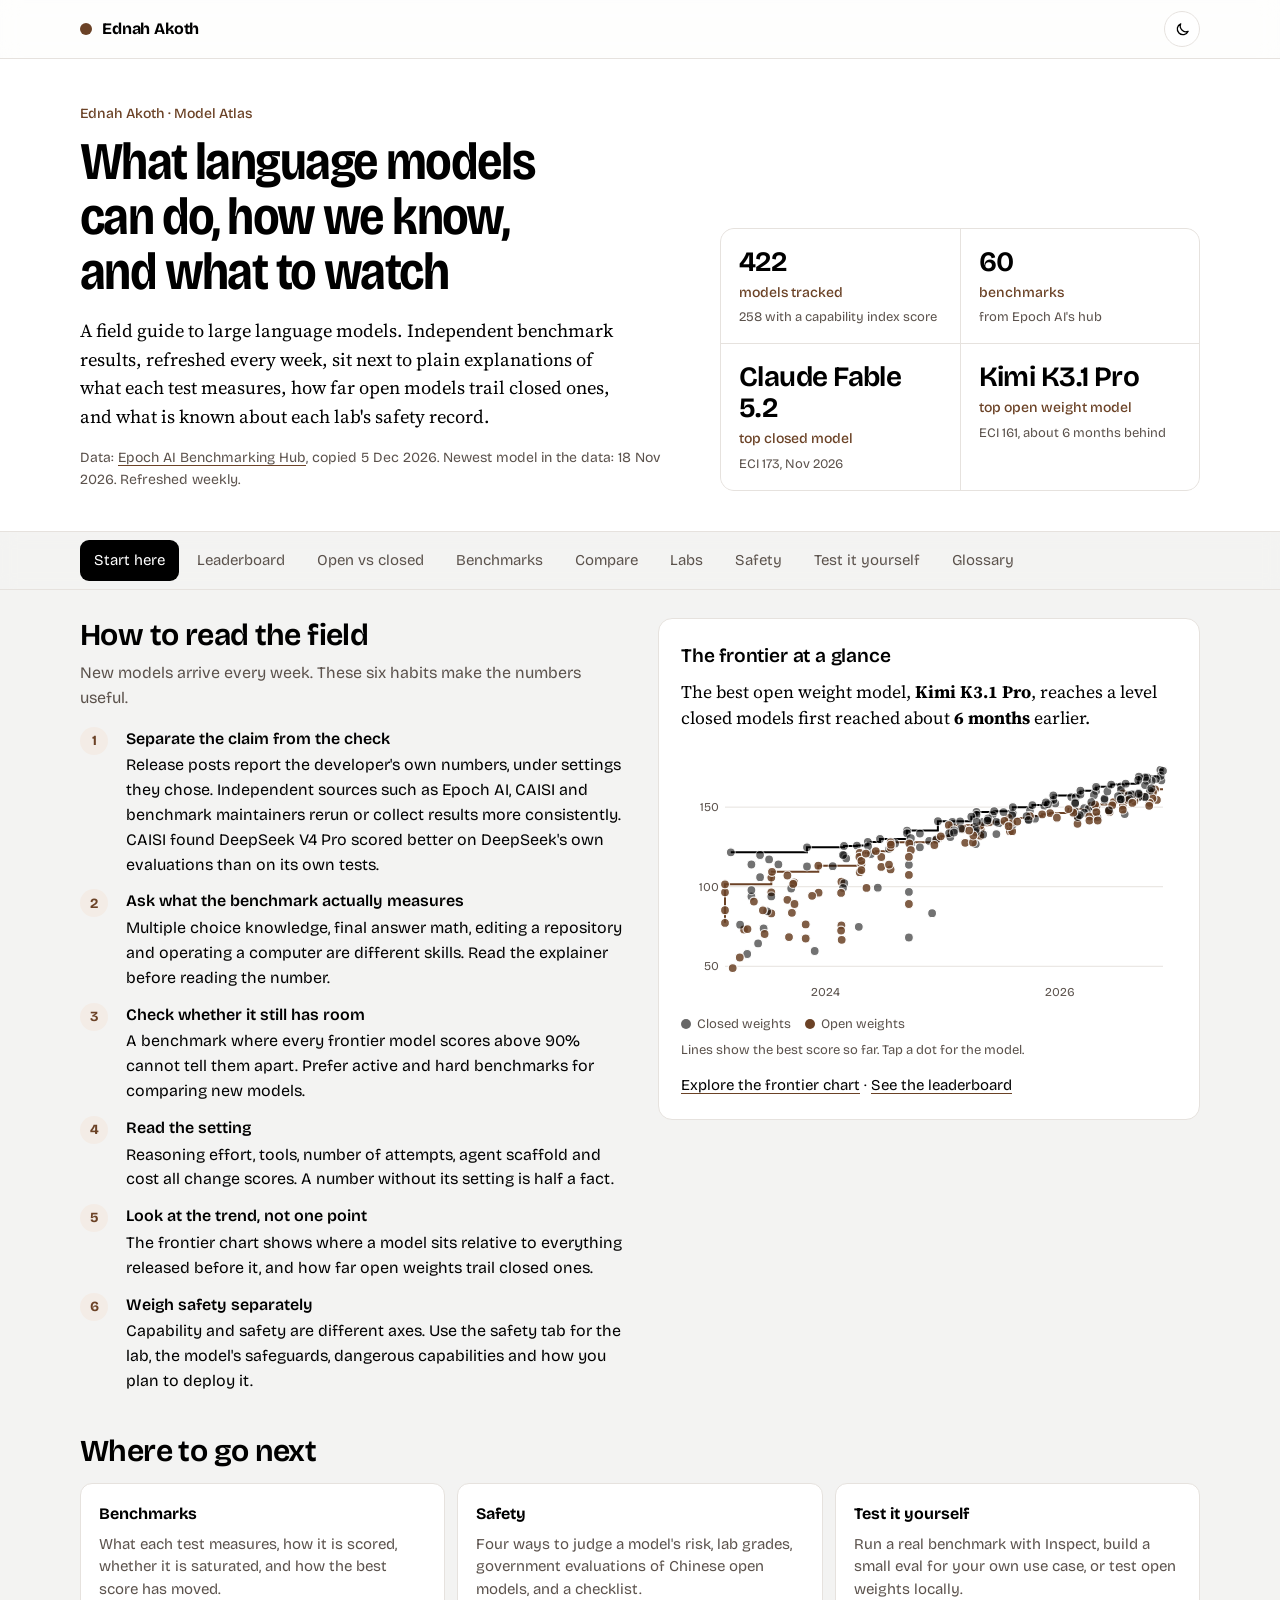
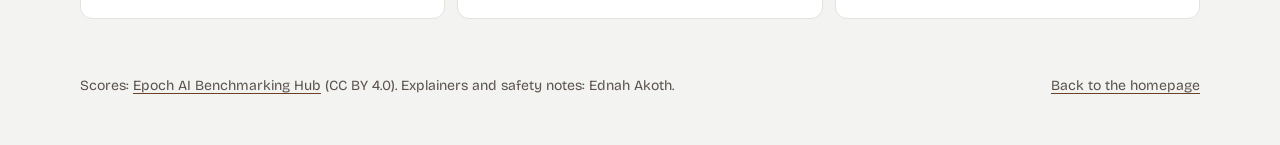
<file: atlas.html>
<!doctype html>
<html lang="en">
<head>
  <meta charset="utf-8">
  <meta name="viewport" content="width=device-width, initial-scale=1">
  <title>Model Atlas | Ednah Akoth</title>
  <meta name="description" content="An explainer and tracker for large language models: independent benchmark results, what each benchmark measures, how labs compare on safety, and how to test models yourself.">
  <meta name="color-scheme" content="light dark">
  <script>try{var t=localStorage.getItem("theme");if(t==="light"||t==="dark")document.documentElement.dataset.theme=t;}catch(e){}</script>
  <link rel="icon" href="data:image/svg+xml,%3Csvg xmlns='http://www.w3.org/2000/svg' viewBox='0 0 32 32'%3E%3Ccircle cx='16' cy='16' r='12' fill='%236b4226'/%3E%3C/svg%3E">
  <link rel="preconnect" href="https://fonts.googleapis.com">
  <link rel="preconnect" href="https://fonts.gstatic.com" crossorigin>
  <link href="https://fonts.googleapis.com/css2?family=Bricolage+Grotesque:opsz,wdth,wght@12..96,75..100,400..700&family=Source+Serif+4:ital,opsz,wght@0,8..60,400..600;1,8..60,400&display=swap" rel="stylesheet">
  <link rel="stylesheet" href="style.css?v=5">
  <link rel="stylesheet" href="atlas.css?v=1">
</head>
<body class="atlas">
  <header class="bar">
    <div class="shell bar-inner">
      <a class="mark" href="./"><span class="mark-dot" aria-hidden="true"></span>Ednah Akoth</a>
      <button class="theme-toggle" type="button" aria-label="Switch to dark mode" data-theme-toggle>
        <svg class="icon-moon" viewBox="0 0 24 24" aria-hidden="true"><path d="M20 14.5A8 8 0 0 1 9.5 4a8 8 0 1 0 10.5 10.5Z"/></svg>
        <svg class="icon-sun" viewBox="0 0 24 24" aria-hidden="true"><circle cx="12" cy="12" r="4"/><path d="M12 2v2M12 20v2M4.9 4.9l1.4 1.4M17.7 17.7l1.4 1.4M2 12h2M20 12h2M4.9 19.1l1.4-1.4M17.7 6.3l1.4-1.4"/></svg>
      </button>
    </div>
  </header>

  <section class="hero">
    <div class="shell hero-inner">
      <div class="hero-text">
        <p class="kicker"><a href="./">Ednah Akoth</a> · Model Atlas</p>
        <h1>What language models can do, how we know, and what to watch</h1>
        <p class="lead">A field guide to large language models. Independent benchmark results, refreshed every week, sit next to plain explanations of what each test measures, how far open models trail closed ones, and what is known about each lab's safety record.</p>
        <p class="source-line" id="source-line">Loading benchmark data from Epoch AI…</p>
      </div>
      <div class="hero-stats" id="hero-stats" aria-live="polite"></div>
    </div>
  </section>

  <nav class="atlas-tabs" aria-label="Atlas sections">
    <div class="shell tab-row">
      <a href="#start" data-view="start">Start here</a>
      <a href="#board" data-view="board">Leaderboard</a>
      <a href="#frontier" data-view="frontier">Open vs closed</a>
      <a href="#benchmarks" data-view="benchmarks">Benchmarks</a>
      <a href="#compare" data-view="compare">Compare</a>
      <a href="#labs" data-view="labs">Labs</a>
      <a href="#safety" data-view="safety">Safety</a>
      <a href="#howto" data-view="howto">Test it yourself</a>
      <a href="#glossary" data-view="glossary">Glossary</a>
    </div>
  </nav>

  <main class="shell atlas-main" id="atlas-main">
    <section class="view" data-view="start" id="view-start"></section>
    <section class="view" data-view="board" id="view-board" hidden></section>
    <section class="view" data-view="frontier" id="view-frontier" hidden></section>
    <section class="view" data-view="benchmarks" id="view-benchmarks" hidden></section>
    <section class="view" data-view="compare" id="view-compare" hidden></section>
    <section class="view" data-view="labs" id="view-labs" hidden></section>
    <section class="view" data-view="safety" id="view-safety" hidden></section>
    <section class="view" data-view="howto" id="view-howto" hidden></section>
    <section class="view" data-view="glossary" id="view-glossary" hidden></section>
  </main>

  <dialog class="drawer" id="model-drawer" aria-labelledby="drawer-title">
    <div class="drawer-inner" id="drawer-body"></div>
  </dialog>
  <div class="tip" id="tip" role="status" hidden></div>

  <footer class="foot">
    <div class="shell foot-inner">
      <span>Scores: <a href="https://epoch.ai/benchmarks">Epoch AI Benchmarking Hub</a> (CC BY 4.0). Explainers and safety notes: Ednah Akoth.</span>
      <a href="./">Back to the homepage</a>
    </div>
  </footer>

  <script src="main.js?v=5"></script>
  <script src="atlas-content.js?v=1"></script>
  <script src="atlas.js?v=1"></script>
</body>
</html>
</file>
<file: style.css>
/* Ednah Akoth: site styles
   Colors: black, white, brown. Change them here and everything follows. */

:root {
  --canvas: #f3f3f2;
  --surface: #ffffff;
  --ink: #000000;
  --mute: #5b524c;
  --brown: #6b4226;
  --brown-soft: #f3ece6;
  --rule: #e6e2de;

  --sans: "Bricolage Grotesque", "Helvetica Neue", Arial, sans-serif;
  --serif: "Source Serif 4", Georgia, serif;

  --gutter: clamp(16px, 4vw, 40px);
  --max: 1200px;
  --radius: 14px;
  color-scheme: light;
}

/* Dark palette: used when the visitor picks dark, or when their system is dark and they have not picked */
:root[data-theme="dark"] {
  --canvas: #000000;
  --surface: #131110;
  --ink: #ffffff;
  --mute: #a99e96;
  --brown: #c99a6e;
  --brown-soft: #22190f;
  --rule: #2b2520;
  color-scheme: dark;
}
@media (prefers-color-scheme: dark) {
  :root:not([data-theme="light"]) {
    --canvas: #000000;
    --surface: #131110;
    --ink: #ffffff;
    --mute: #a99e96;
    --brown: #c99a6e;
    --brown-soft: #22190f;
    --rule: #2b2520;
    color-scheme: dark;
  }
}

*,
*::before,
*::after { box-sizing: border-box; }

html { -webkit-text-size-adjust: 100%; scroll-padding-top: 80px; }

body {
  margin: 0;
  background: var(--canvas);
  color: var(--ink);
  font-family: var(--sans);
  font-size: 16px;
  line-height: 1.55;
  font-optical-sizing: auto;
  -webkit-font-smoothing: antialiased;
}

::selection { background: var(--brown); color: var(--surface); }

a { color: inherit; text-decoration-color: var(--brown); text-underline-offset: 0.2em; text-decoration-thickness: 1px; }
a:hover { color: var(--brown); }
:focus-visible { outline: 2px solid var(--brown); outline-offset: 3px; border-radius: 4px; }
.visually-hidden { position: absolute; width: 1px; height: 1px; overflow: hidden; clip: rect(0 0 0 0); white-space: nowrap; }

.shell { max-width: var(--max); margin: 0 auto; padding: 0 var(--gutter); }

/* Top bar */
.bar {
  position: sticky; top: 0; z-index: 20;
  background: color-mix(in srgb, var(--surface) 85%, transparent);
  backdrop-filter: saturate(140%) blur(10px);
  -webkit-backdrop-filter: saturate(140%) blur(10px);
  border-bottom: 1px solid var(--rule);
}
.bar-inner { display: flex; align-items: center; justify-content: space-between; height: 58px; }
.mark { font-weight: 700; letter-spacing: -0.01em; text-decoration: none; display: inline-flex; align-items: center; gap: 10px; }
.mark-dot { width: 12px; height: 12px; background: var(--brown); border-radius: 50%; }
.theme-toggle {
  display: inline-grid; place-items: center; width: 36px; height: 36px; padding: 0;
  border: 1px solid var(--rule); border-radius: 50%; background: var(--surface); color: var(--ink); cursor: pointer;
}
.theme-toggle:hover { border-color: var(--brown); color: var(--brown); }
.theme-toggle svg { width: 17px; height: 17px; fill: none; stroke: currentColor; stroke-width: 1.8; stroke-linecap: round; stroke-linejoin: round; }
.theme-toggle .icon-sun { display: none; }
:root[data-theme="dark"] .theme-toggle .icon-sun { display: block; }
:root[data-theme="dark"] .theme-toggle .icon-moon { display: none; }
@media (prefers-color-scheme: dark) {
  :root:not([data-theme="light"]) .theme-toggle .icon-sun { display: block; }
  :root:not([data-theme="light"]) .theme-toggle .icon-moon { display: none; }
}

/* Two column layout: profile card and main panel */
.layout { display: grid; grid-template-columns: 300px minmax(0, 1fr); gap: 28px; align-items: start; padding-top: 28px; padding-bottom: 48px; }

/* Profile card */
.profile {
  position: sticky; top: 82px;
  background: var(--surface); border: 1px solid var(--rule); border-radius: var(--radius);
  padding: 28px 24px 24px; text-align: center;
}
.portrait {
  position: relative; width: 132px; height: 132px; margin: 0 auto 18px; border-radius: 50%; overflow: hidden;
  background: var(--brown-soft); box-shadow: 0 0 0 4px var(--surface), 0 0 0 5px var(--rule);
}
.portrait img { position: absolute; inset: 0; width: 100%; height: 100%; object-fit: cover; }
.portrait-fallback { position: absolute; inset: 0; display: grid; place-items: center; font-size: 2.4rem; font-weight: 600; letter-spacing: -0.03em; color: var(--brown); }
.profile-name { margin: 0; font-size: 1.5rem; line-height: 1.15; letter-spacing: -0.02em; font-weight: 600; }
.profile-role { margin: 10px 0 0; font-weight: 500; }
.profile-org { margin: 2px 0 0; color: var(--mute); font-size: 15px; }

.contact { list-style: none; margin: 22px 0 0; padding: 18px 0 0; border-top: 1px dashed var(--rule); display: grid; gap: 10px; text-align: left; }
.contact li { display: flex; align-items: center; gap: 12px; font-size: 15px; min-width: 0; }
.contact a { overflow-wrap: anywhere; }
.chip-icon { flex: none; display: grid; place-items: center; width: 30px; height: 30px; border-radius: 50%; background: var(--brown-soft); color: var(--brown); }
.chip-icon svg { width: 15px; height: 15px; fill: none; stroke: currentColor; stroke-width: 1.8; stroke-linecap: round; stroke-linejoin: round; }

.interests { margin-top: 20px; padding-top: 18px; border-top: 1px dashed var(--rule); text-align: left; }
.interests h2 { margin: 0 0 10px; font-size: 14px; font-weight: 600; color: var(--mute); }
.interests ul { list-style: none; margin: 0; padding: 0; display: flex; flex-wrap: wrap; gap: 6px; }
.interests li { font-size: 13px; padding: 4px 10px; border-radius: 999px; background: var(--brown-soft); color: var(--brown); }

/* Tabs */
.tabs {
  display: flex; gap: 4px; overflow-x: auto; scrollbar-width: none;
  background: var(--surface); border: 1px solid var(--rule); border-radius: var(--radius);
  padding: 6px; margin-bottom: 16px;
}
.tabs::-webkit-scrollbar { display: none; }
.tabs a { flex: none; padding: 8px 14px; border-radius: 9px; text-decoration: none; color: var(--mute); font-size: 15px; white-space: nowrap; }
.tabs a:hover { color: var(--ink); background: var(--canvas); }
.tabs a[aria-current="page"] { background: var(--ink); color: var(--surface); }

/* Panels */
.panel { background: var(--surface); border: 1px solid var(--rule); border-radius: var(--radius); padding: clamp(20px, 3vw, 32px); }
.panel[hidden] { display: none; }
.panel-head { display: flex; flex-wrap: wrap; align-items: center; justify-content: space-between; gap: 12px 20px; margin-bottom: 18px; }
.panel-head .panel-title { margin: 0; }
.panel-title { margin: 0 0 18px; font-size: 1.35rem; letter-spacing: -0.02em; font-weight: 600; }
.panel-title.sub { margin-top: 36px; }
.panel-title .count { color: var(--mute); font-weight: 400; font-size: 1rem; margin-left: 4px; }
.panel-intro { margin: -8px 0 22px; color: var(--mute); max-width: 62ch; }

.prose { max-width: 66ch; }
.prose p { margin: 0 0 1em; font-size: 1.06rem; line-height: 1.65; }
.prose .lead { font-size: clamp(1.2rem, 1.8vw, 1.4rem); line-height: 1.4; letter-spacing: -0.01em; }

.glance { display: grid; grid-template-columns: repeat(3, minmax(0, 1fr)); gap: 10px; margin-top: 26px; }
.glance-item { display: grid; gap: 4px; padding: 14px 16px; border: 1px solid var(--rule); border-radius: 10px; text-decoration: none; }
.glance-item:hover { border-color: var(--brown); color: inherit; }
.glance-label { font-size: 13px; color: var(--brown); font-weight: 500; }
.glance-text { font-size: 15px; line-height: 1.4; }

/* Cards: publications, blog, research */
.cards { list-style: none; margin: 0; padding: 0; display: grid; gap: 12px; }
.card {
  position: relative; padding: 18px 20px 18px 22px;
  border: 1px solid var(--rule); border-radius: 10px; background: var(--surface);
}
.card::before { content: ""; position: absolute; left: -1px; top: 14px; bottom: 14px; width: 3px; border-radius: 0 3px 3px 0; background: var(--brown); }
.card:target { border-color: var(--brown); }
.card-kind { margin: 0 0 6px; font-size: 13px; color: var(--brown); font-weight: 500; display: flex; flex-wrap: wrap; gap: 6px 12px; align-items: center; }
.card-when { color: var(--mute); font-weight: 400; }
.status { font-size: 12.5px; padding: 2px 9px; border-radius: 999px; background: var(--brown-soft); color: var(--brown); font-weight: 500; }
.card-title { margin: 0; font-size: 1.12rem; line-height: 1.35; letter-spacing: -0.01em; font-weight: 600; }
.card-title a { text-decoration: none; }
.card-title a:hover { text-decoration: underline; }
.card-meta { margin: 6px 0 0; color: var(--mute); font-size: 15px; display: flex; align-items: center; gap: 8px; }
.card-meta svg { width: 15px; height: 15px; flex: none; fill: none; stroke: var(--brown); stroke-width: 1.8; stroke-linecap: round; stroke-linejoin: round; }
.card-meta strong { color: var(--ink); font-weight: 500; }
.card-text { margin: 10px 0 0; color: var(--mute); line-height: 1.6; max-width: 72ch; }
.tags { display: flex; flex-wrap: wrap; gap: 6px; margin: 12px 0 0; }
.actions { display: flex; flex-wrap: wrap; gap: 6px 18px; margin: 14px 0 0; padding: 12px 0 0; border-top: 1px dashed var(--rule); font-size: 14px; list-style: none; }
.actions a { display: inline-flex; align-items: center; gap: 6px; text-decoration: none; font-weight: 500; }
.actions a:hover { text-decoration: underline; }
.actions svg { width: 15px; height: 15px; fill: none; stroke: currentColor; stroke-width: 1.8; stroke-linecap: round; stroke-linejoin: round; }
.actions .sec { color: var(--mute); }

.tag {
  font: inherit; font-size: 13.5px; line-height: 1; padding: 7px 12px; border-radius: 999px;
  border: 1px solid var(--rule); background: transparent; color: var(--ink); cursor: pointer;
}
.tag:hover { border-color: var(--brown); }
.tag[aria-pressed="true"] { background: var(--brown); border-color: var(--brown); color: var(--surface); }
span.tag { cursor: default; padding: 4px 10px; font-size: 12.5px; color: var(--mute); display: inline-block; }
span.tag:hover { border-color: var(--rule); }

.filters { display: flex; flex-wrap: wrap; gap: 8px; margin: 0 0 16px; padding: 0; list-style: none; }
.filters:empty { display: none; }
a.card-link { display: block; text-decoration: none; color: inherit; }
a.card-link:hover .card-title { color: var(--brown); }
.empty { color: var(--mute); margin: 0; }

.search { display: flex; align-items: center; gap: 8px; padding: 0 12px; height: 38px; border: 1px solid var(--rule); border-radius: 9px; background: var(--canvas); min-width: 220px; }
.search:focus-within { border-color: var(--brown); }
.search svg { width: 16px; height: 16px; flex: none; fill: none; stroke: var(--mute); stroke-width: 1.8; stroke-linecap: round; }
.search input { flex: 1; min-width: 0; border: 0; background: transparent; color: var(--ink); font: inherit; font-size: 15px; outline: none; }

/* Questions */
.questions { display: grid; gap: 28px; }
.q-group h3 { margin: 0 0 10px; font-size: 1rem; font-weight: 600; color: var(--brown); }
.q-group ul { list-style: none; margin: 0; padding: 0; display: grid; gap: 8px; }
.q-group li { padding: 12px 16px 12px 40px; border: 1px solid var(--rule); border-radius: 10px; position: relative; line-height: 1.5; }
.q-group li::before { content: "?"; position: absolute; left: 14px; top: 11px; width: 18px; height: 18px; border-radius: 50%; background: var(--brown-soft); color: var(--brown); font-size: 12px; font-weight: 700; display: grid; place-items: center; }

/* Timeline */
.timeline { list-style: none; margin: 0; padding: 0; position: relative; }
.tl-item { display: grid; grid-template-columns: 130px minmax(0, 1fr); gap: 4px 24px; padding: 0 0 26px; position: relative; }
.tl-item:last-child { padding-bottom: 0; }
.tl-item > div { position: relative; padding-left: 22px; border-left: 1px solid var(--rule); }
.tl-item > div::before { content: ""; position: absolute; left: -5px; top: 7px; width: 9px; height: 9px; border-radius: 50%; background: var(--brown); box-shadow: 0 0 0 3px var(--surface); }
.tl-date { color: var(--mute); font-size: 14px; padding-top: 1px; font-variant-numeric: tabular-nums; }
.tl-title { margin: 0; font-size: 1.05rem; font-weight: 600; line-height: 1.35; }
.tl-org { margin: 2px 0 0; color: var(--mute); }
.tl-points { margin: 10px 0 0; padding-left: 1.1em; }
.tl-points li { margin: 0 0 6px; color: var(--mute); }
.tl-points li::marker { color: var(--brown); }
.tl-note { margin: 6px 0 0; color: var(--mute); font-size: 14px; }

/* Footer */
.foot { padding: 0 0 48px; color: var(--mute); font-size: 14px; }
.foot-inner { display: flex; justify-content: space-between; flex-wrap: wrap; gap: 12px; }

/* Article page */
.article-shell { max-width: 820px; margin: 0 auto; padding: 28px var(--gutter) 56px; }
.article { background: var(--surface); border: 1px solid var(--rule); border-radius: var(--radius); padding: clamp(22px, 5vw, 56px); }
.article-head { margin: 0 0 32px; }
.back { font-size: 14px; color: var(--mute); text-decoration: none; display: inline-flex; align-items: center; gap: 6px; }
.back:hover { color: var(--brown); }
.article-title { font-size: clamp(1.8rem, 4.2vw, 2.9rem); line-height: 1.06; letter-spacing: -0.03em; font-weight: 600; margin: 20px 0 16px; font-variation-settings: "wdth" 90; }
.article-meta { display: flex; flex-wrap: wrap; align-items: center; gap: 8px 12px; color: var(--mute); font-size: 14px; }
.article-meta .post-tags { display: flex; flex-wrap: wrap; gap: 6px; }
.related { margin: 0 0 32px; padding: 16px 18px; background: var(--brown-soft); border-radius: 10px; font-size: 15px; }
.related p { margin: 0 0 6px; color: var(--mute); }
.related ul { margin: 0; padding: 0; list-style: none; display: grid; gap: 6px; }
.related a { font-weight: 600; }
.article-body { font-family: var(--serif); font-size: 1.12rem; line-height: 1.72; }
.article-body h2, .article-body h3 { font-family: var(--sans); letter-spacing: -0.015em; line-height: 1.2; margin: 2em 0 0.6em; }
.article-body h2 { font-size: 1.5rem; }
.article-body h3 { font-size: 1.2rem; }
.article-body > :first-child { margin-top: 0; }
.article-body p, .article-body ul, .article-body ol { margin: 0 0 1.1em; }
.article-body blockquote { margin: 1.5em 0; padding-left: 20px; border-left: 3px solid var(--brown); color: var(--mute); }
.article-body img { max-width: 100%; height: auto; }
.article-body code { font-size: 0.88em; background: var(--brown-soft); padding: 2px 5px; border-radius: 3px; }
.article-body pre { background: var(--brown-soft); padding: 16px; overflow-x: auto; border-radius: 8px; font-size: 0.85em; line-height: 1.5; }
.article-body pre code { background: none; padding: 0; }
.article-body table { border-collapse: collapse; width: 100%; font-family: var(--sans); font-size: 0.9rem; margin: 1.4em 0; display: block; overflow-x: auto; }
.article-body th, .article-body td { border-bottom: 1px solid var(--rule); padding: 8px 10px; text-align: left; vertical-align: top; }
.article-body hr { border: 0; border-top: 1px solid var(--rule); margin: 2.4em 0; }

/* Comments under a post */
.comments { margin-top: 20px; background: var(--surface); border: 1px solid var(--rule); border-radius: var(--radius); padding: clamp(22px, 5vw, 56px); }
.comments[hidden] { display: none; }
.comments-title { margin: 0; font-size: 1.35rem; letter-spacing: -0.02em; font-weight: 600; }
.comments-note { margin: 6px 0 22px; color: var(--mute); font-size: 14px; }

/* One entrance, on page load only */
@media (prefers-reduced-motion: no-preference) {
  .profile, .main { animation: rise 0.6s cubic-bezier(0.2, 0.7, 0.2, 1) both; }
  .main { animation-delay: 0.08s; }
  @keyframes rise { from { opacity: 0; transform: translateY(10px); } to { opacity: 1; transform: none; } }
}

/* Smaller screens */
@media (max-width: 900px) {
  .layout { grid-template-columns: minmax(0, 1fr); gap: 16px; padding-top: 16px; }
  .profile { position: static; display: grid; grid-template-columns: 96px minmax(0, 1fr); gap: 0 18px; text-align: left; padding: 20px; }
  .portrait { width: 96px; height: 96px; margin: 0; grid-row: span 3; }
  .portrait-fallback { font-size: 1.8rem; }
  .profile-name { font-size: 1.3rem; align-self: end; }
  .contact, .interests { grid-column: 1 / -1; }
  .contact { grid-template-columns: repeat(2, minmax(0, 1fr)); }
  .tabs { position: sticky; top: 66px; z-index: 10; }
  .glance { grid-template-columns: 1fr; }
}
@media (max-width: 560px) {
  .contact { grid-template-columns: 1fr; }
  .search { min-width: 0; width: 100%; }
  .tl-item { grid-template-columns: 1fr; }
  .tl-date { padding-left: 23px; border-left: 1px solid var(--rule); padding-bottom: 2px; }
}
</file>
<file: atlas.css>
/* Model Atlas styles. Builds on style.css tokens (--canvas, --surface, --ink, --mute, --brown, --brown-soft, --rule). */

.atlas { --open: var(--brown); --closed: var(--ink); }
.atlas a { text-underline-offset: 0.18em; }

/* Hero */
.hero { background: var(--surface); border-bottom: 1px solid var(--rule); }
.hero-inner { display: grid; grid-template-columns: minmax(0, 1.25fr) minmax(0, 1fr); gap: 40px; padding-top: 44px; padding-bottom: 40px; align-items: end; }
.kicker { margin: 0 0 10px; font-size: 14px; color: var(--brown); font-weight: 500; }
.kicker a { text-decoration: none; }
.hero h1 { margin: 0; font-size: clamp(2rem, 4.4vw, 3.3rem); line-height: 1.04; letter-spacing: -0.03em; font-weight: 650; font-variation-settings: "wdth" 88; text-wrap: balance; }
.hero .lead { margin: 18px 0 0; font-family: var(--serif); font-size: 1.15rem; line-height: 1.55; max-width: 60ch; }
.source-line { margin: 16px 0 0; font-size: 14px; color: var(--mute); }
.hero-stats { display: grid; grid-template-columns: repeat(2, minmax(0, 1fr)); gap: 1px; background: var(--rule); border: 1px solid var(--rule); border-radius: var(--radius); overflow: hidden; }
.stat { background: var(--surface); padding: 18px 18px 16px; display: grid; gap: 4px; align-content: start; }
.stat-v { font-size: clamp(1.25rem, 2.2vw, 1.75rem); font-weight: 650; letter-spacing: -0.02em; line-height: 1.1; overflow-wrap: anywhere; }
.stat-k { font-size: 14px; color: var(--brown); font-weight: 500; }
.stat-s { font-size: 13px; color: var(--mute); }

/* Tabs */
.atlas-tabs { position: sticky; top: 58px; z-index: 15; background: color-mix(in srgb, var(--canvas) 92%, transparent); backdrop-filter: blur(8px); -webkit-backdrop-filter: blur(8px); border-bottom: 1px solid var(--rule); }
.tab-row { display: flex; gap: 4px; overflow-x: auto; scrollbar-width: none; padding-top: 8px; padding-bottom: 8px; }
.tab-row::-webkit-scrollbar { display: none; }
.tab-row a { flex: none; padding: 9px 14px; border-radius: 9px; text-decoration: none; color: var(--mute); font-size: 15px; white-space: nowrap; }
.tab-row a:hover { color: var(--ink); background: var(--surface); }
.tab-row a[aria-current="page"] { background: var(--ink); color: var(--surface); }

.atlas-main { padding-top: 28px; padding-bottom: 56px; }
.view[hidden] { display: none; }
.view-head { display: flex; flex-wrap: wrap; justify-content: space-between; align-items: end; gap: 16px 28px; margin-bottom: 18px; }
.h2 { margin: 0; font-size: clamp(1.4rem, 2.4vw, 1.9rem); line-height: 1.15; letter-spacing: -0.02em; font-weight: 650; text-wrap: balance; }
.h3 { margin: 0 0 8px; font-size: 1.2rem; letter-spacing: -0.01em; font-weight: 600; }
.h4 { margin: 22px 0 8px; font-size: 15px; font-weight: 600; }
.gap { margin-top: 40px; }
.sub { margin: 8px 0 0; color: var(--mute); max-width: 68ch; line-height: 1.55; }
.meta-line { color: var(--mute); font-size: 14px; margin: 12px 0 0; }
.empty { color: var(--mute); padding: 18px 0; }
.more { margin: 14px 0 0; font-size: 15px; }
.org { color: var(--mute); font-size: 13px; }
.nowrap { white-space: nowrap; }

/* Cards and layouts */
.two { display: grid; grid-template-columns: minmax(0, 1fr) minmax(0, 1fr); gap: 36px; align-items: start; }
.panel-card { background: var(--surface); border: 1px solid var(--rule); border-radius: var(--radius); padding: 22px; }
.finding { font-family: var(--serif); font-size: 1.1rem; line-height: 1.5; margin: 0 0 12px; }
.cards3 { display: grid; grid-template-columns: repeat(3, minmax(0, 1fr)); gap: 12px; margin-top: 14px; }
.card-l { display: grid; gap: 6px; padding: 18px; background: var(--surface); border: 1px solid var(--rule); border-radius: 12px; text-decoration: none; color: inherit; }
.card-l:hover { border-color: var(--brown); color: inherit; }
.card-l span { color: var(--mute); font-size: 15px; line-height: 1.5; }

.steps { list-style: none; counter-reset: s; margin: 16px 0 0; padding: 0; display: grid; gap: 12px; }
.steps li { counter-increment: s; display: grid; grid-template-columns: 34px minmax(0, 1fr); gap: 2px 12px; }
.steps li::before { content: counter(s); grid-row: span 2; width: 28px; height: 28px; border-radius: 50%; background: var(--brown-soft); color: var(--brown); font-weight: 700; font-size: 14px; display: grid; place-items: center; }
.steps strong { font-weight: 600; }
.steps span { color: var(--mute); line-height: 1.55; }
.steps li > span:only-of-type { color: var(--ink); }
.steps.check li::before { content: "✓"; }

/* Controls */
.controls { display: flex; flex-wrap: wrap; gap: 10px 12px; margin-bottom: 16px; align-items: end; }
.field { display: grid; gap: 5px; font-size: 13px; color: var(--mute); }
.field.grow { flex: 1 1 220px; }
.field input, .field select { font: inherit; font-size: 16px; color: var(--ink); background: var(--surface); border: 1px solid var(--rule); border-radius: 9px; height: 44px; padding: 0 12px; min-width: 0; }
.field input:focus, .field select:focus { outline: 2px solid var(--brown); outline-offset: 1px; }
.btn { font: inherit; font-size: 15px; height: 44px; padding: 0 18px; border-radius: 9px; border: 1px solid var(--ink); background: var(--ink); color: var(--surface); cursor: pointer; }
.btn:hover { background: var(--brown); border-color: var(--brown); }

/* Tables */
.scroll { overflow-x: auto; }
.board { width: 100%; border-collapse: collapse; background: var(--surface); border: 1px solid var(--rule); border-radius: 12px; font-size: 15px; }
.board th { text-align: left; font-size: 13px; font-weight: 500; color: var(--mute); padding: 10px 12px; border-bottom: 1px solid var(--rule); white-space: nowrap; }
.board td { padding: 10px 12px; border-bottom: 1px solid var(--rule); vertical-align: middle; }
.board tbody tr:last-child td { border-bottom: 0; }
.board tbody tr[data-m] { cursor: pointer; }
.board tbody tr[data-m]:hover td { background: var(--brown-soft); }
.board .num { text-align: right; font-variant-numeric: tabular-nums; white-space: nowrap; }
.board .rank { color: var(--mute); font-variant-numeric: tabular-nums; width: 1%; }
.board td.sorted { font-weight: 600; }
.board.slim td { font-size: 14px; }
.mname { font: inherit; font-weight: 600; color: inherit; background: none; border: 0; padding: 0; cursor: pointer; text-align: left; }
.mname:hover { color: var(--brown); text-decoration: underline; }
.board td .org { display: block; }
.badge { display: inline-block; font-size: 12.5px; padding: 3px 9px; border-radius: 999px; font-weight: 500; white-space: nowrap; }
.badge.open { background: var(--brown-soft); color: var(--brown); }
.badge.closed { border: 1px solid var(--rule); color: var(--mute); }
.meter { position: relative; display: inline-block; width: 64px; height: 6px; border-radius: 3px; background: var(--rule); margin-right: 8px; vertical-align: middle; overflow: hidden; }
.meter i { position: absolute; left: 0; top: 0; bottom: 0; background: var(--brown); border-radius: 3px; }
.meter.wide { width: 100%; }
.meter b { position: absolute; top: -2px; bottom: -2px; width: 2px; background: var(--ink); opacity: 0.5; z-index: 1; }

/* Figures */
.fig { position: relative; height: 340px; margin-top: 8px; }
.fig.small { height: 260px; }
.fig.big { height: 460px; background: var(--surface); border: 1px solid var(--rule); border-radius: var(--radius); }
.fig svg { display: block; position: absolute; inset: 0; }
.fig .grid { stroke: var(--rule); stroke-width: 1; }
.fig .axis { fill: var(--mute); font-size: 12px; font-family: var(--sans); }
.fig .baseline { stroke: var(--mute); stroke-dasharray: 4 4; }
.fig .front { fill: none; stroke-width: 2; }
.fig .front.closed { stroke: var(--closed); }
.fig .front.open { stroke: var(--open); }
.fig .pt { stroke: var(--surface); stroke-width: 1.2; cursor: pointer; }
.fig .pt.closed { fill: var(--closed); opacity: 0.55; }
.fig .pt.open { fill: var(--open); opacity: 0.85; }
.fig .pt.dim { opacity: 0.12; }
.fig .pt:hover { opacity: 1; stroke: var(--brown); stroke-width: 2; }
.legend { display: flex; flex-wrap: wrap; align-items: center; gap: 6px 14px; font-size: 13px; color: var(--mute); margin: 10px 0 0; }
.legend .key { display: inline-block; width: 10px; height: 10px; border-radius: 50%; margin-right: -8px; }
.legend .key.closed { background: var(--closed); opacity: 0.6; }
.legend .key.open { background: var(--open); }
.legend .hint { flex-basis: 100%; }
.tip { position: fixed; z-index: 50; pointer-events: none; background: var(--ink); color: var(--surface); padding: 8px 10px; border-radius: 8px; font-size: 13px; line-height: 1.4; max-width: 260px; }
.tip[hidden] { display: none; }

.facts { display: grid; grid-template-columns: repeat(3, minmax(0, 1fr)); gap: 12px; margin-top: 18px; }
.facts.one { grid-template-columns: repeat(2, minmax(0, 1fr)); margin: 14px 0 0; }
.facts > div { background: var(--surface); border: 1px solid var(--rule); border-radius: 12px; padding: 14px 16px; display: grid; gap: 3px; }
.facts .k, .k { font-size: 13px; color: var(--brown); font-weight: 500; margin: 0; }
.facts strong { font-size: 1.15rem; letter-spacing: -0.01em; }
.facts span:last-child { color: var(--mute); font-size: 14px; }
.note-box { margin-top: 18px; padding: 16px 18px; background: var(--brown-soft); border-radius: 12px; line-height: 1.55; }

/* Benchmarks */
.chips { display: flex; flex-wrap: wrap; gap: 8px; margin-bottom: 16px; }
.chip { font: inherit; font-size: 14px; padding: 8px 14px; border-radius: 999px; border: 1px solid var(--rule); background: var(--surface); color: var(--ink); cursor: pointer; min-height: 38px; }
.chip[aria-pressed="true"] { background: var(--brown); border-color: var(--brown); color: var(--surface); }
.bench-layout { display: grid; grid-template-columns: minmax(240px, 320px) minmax(0, 1fr); gap: 20px; align-items: start; }
.bench-list { display: grid; gap: 6px; position: sticky; top: 132px; max-height: calc(100vh - 150px); overflow-y: auto; padding-right: 4px; }
.bench-item { font: inherit; text-align: left; display: grid; gap: 3px; padding: 12px 14px; border-radius: 10px; border: 1px solid var(--rule); background: var(--surface); color: inherit; cursor: pointer; }
.bench-item[aria-pressed="true"] { border-color: var(--brown); box-shadow: inset 3px 0 0 var(--brown); }
.bi-top { display: flex; justify-content: space-between; gap: 8px; align-items: center; }
.bi-cat { font-size: 13px; color: var(--mute); }
.bench-detail { background: var(--surface); border: 1px solid var(--rule); border-radius: var(--radius); padding: clamp(18px, 3vw, 28px); }
.status { font-size: 12px; font-weight: 500; padding: 2px 8px; border-radius: 999px; white-space: nowrap; vertical-align: middle; border: 1px solid var(--rule); color: var(--mute); }
.status.s-active, .status.s-hard { background: var(--brown-soft); color: var(--brown); border-color: transparent; }
.explain { margin: 14px 0 0; display: grid; grid-template-columns: 150px minmax(0, 1fr); gap: 10px 18px; }
.explain dt { font-size: 14px; color: var(--brown); font-weight: 500; }
.explain dd { margin: 0; line-height: 1.55; }
.explain.tight { grid-template-columns: 120px minmax(0, 1fr); gap: 8px 14px; font-size: 15px; }
.toplist { list-style: none; margin: 0; padding: 0; display: grid; gap: 8px; }
.toplist li { display: grid; grid-template-columns: minmax(0, 1.3fr) minmax(0, 1fr) 56px; grid-template-areas: "n b v" "o b v"; gap: 0 12px; align-items: center; }
.toplist .mname { grid-area: n; }
.toplist .org { grid-area: o; }
.toplist .meter { grid-area: b; }
.toplist .val { grid-area: v; text-align: right; font-variant-numeric: tabular-nums; font-weight: 600; }
.others { margin-top: 28px; }
.others summary { cursor: pointer; font-weight: 600; padding: 10px 0; }

/* Compare */
.cmp-head { display: flex; flex-wrap: wrap; gap: 8px 18px; margin: 4px 0 16px; }
.cmp-m { display: inline-flex; align-items: center; gap: 8px; font-weight: 600; }
.cmp-m small { font-weight: 400; color: var(--mute); }
.cmp-m i { width: 12px; height: 12px; border-radius: 3px; }
.cmp-rows { background: var(--surface); border: 1px solid var(--rule); border-radius: var(--radius); padding: 8px 18px; }
.cmp-row { display: grid; grid-template-columns: 200px minmax(0, 1fr); gap: 16px; padding: 12px 0; border-bottom: 1px solid var(--rule); align-items: center; }
.cmp-row:last-child { border-bottom: 0; }
.cmp-label { font-size: 14px; font-weight: 500; }
.cmp-bar { position: relative; height: 22px; margin: 3px 0; display: flex; align-items: center; }
.cmp-bar i { display: block; height: 14px; border-radius: 3px; }
.cmp-bar span { margin-left: 8px; font-size: 13px; font-variant-numeric: tabular-nums; white-space: nowrap; }
.cmp-bar.none span { margin-left: 0; color: var(--mute); }
.c0 i { background: var(--ink); }
.c1 i { background: var(--brown); }
.c2 i { background: color-mix(in srgb, var(--brown) 45%, var(--rule)); }

/* Labs */
.labs { display: grid; grid-template-columns: repeat(2, minmax(0, 1fr)); gap: 14px; }
.lab { background: var(--surface); border: 1px solid var(--rule); border-radius: var(--radius); padding: 20px; }
.lab header { display: flex; justify-content: space-between; gap: 10px; align-items: baseline; flex-wrap: wrap; }
.fam { margin: 0 0 4px; color: var(--mute); }
.mini { list-style: none; padding: 0; margin: 4px 0 10px; font-size: 14px; color: var(--mute); }
.mini li { margin: 2px 0; }
.lab .k { margin-top: 12px; }

/* Safety */
.lenses { display: grid; grid-template-columns: repeat(4, minmax(0, 1fr)); gap: 12px; margin-bottom: 36px; }
.lens { background: var(--surface); border: 1px solid var(--rule); border-radius: 12px; padding: 18px; }
.lens .n, .walk .n { display: inline-grid; place-items: center; width: 26px; height: 26px; border-radius: 50%; background: var(--brown); color: var(--surface); font-size: 13px; font-weight: 700; margin-right: 8px; }
.lens strong { font-size: 1.05rem; }
.lens p { color: var(--mute); margin: 10px 0 0; line-height: 1.5; font-size: 15px; }
.grades { display: grid; gap: 6px; margin-top: 14px; }
.grade-row { display: grid; grid-template-columns: 140px minmax(0, 1fr) 36px; gap: 12px; align-items: center; font-size: 15px; }
.grade-row .meter { width: 100%; height: 10px; border-radius: 5px; }
.grade-row strong { text-align: right; }

/* Walkthroughs */
.walk { background: var(--surface); border: 1px solid var(--rule); border-radius: var(--radius); padding: clamp(18px, 3vw, 28px); margin-bottom: 14px; }
.walk p { line-height: 1.6; max-width: 72ch; }
.code { position: relative; margin-top: 12px; }
.code pre { margin: 0; background: var(--canvas); border: 1px solid var(--rule); border-radius: 10px; padding: 16px; overflow-x: auto; font-size: 13.5px; line-height: 1.55; }
.copy { position: absolute; top: 8px; right: 8px; font: inherit; font-size: 13px; padding: 6px 12px; border-radius: 7px; border: 1px solid var(--rule); background: var(--surface); color: var(--ink); cursor: pointer; }

/* Glossary */
.gloss { display: grid; grid-template-columns: repeat(2, minmax(0, 1fr)); gap: 12px; margin: 0; }
.gloss div { background: var(--surface); border: 1px solid var(--rule); border-radius: 12px; padding: 16px 18px; }
.gloss dt { font-weight: 600; }
.gloss dd { margin: 6px 0 0; color: var(--mute); line-height: 1.55; }

/* Drawer */
.drawer { border: 0; padding: 0; margin: 0 0 0 auto; height: 100%; max-height: 100%; width: min(560px, 100vw); background: var(--surface); color: var(--ink); box-shadow: -20px 0 60px rgba(0, 0, 0, 0.18); }
.drawer::backdrop { background: rgba(0, 0, 0, 0.35); }
.drawer-inner { padding: 28px clamp(18px, 4vw, 32px) 40px; position: relative; }
.drawer .close { position: absolute; top: 14px; right: 14px; width: 44px; height: 44px; border-radius: 50%; border: 1px solid var(--rule); background: var(--surface); color: var(--ink); font-size: 22px; cursor: pointer; }
.scores { list-style: none; padding: 0; margin: 0; display: grid; gap: 9px; }
.scores li { display: grid; grid-template-columns: minmax(0, 1.2fr) minmax(0, 1fr) 54px; gap: 12px; align-items: center; font-size: 14px; }
.scores em { font-style: normal; font-size: 11.5px; color: var(--brown); background: var(--brown-soft); padding: 1px 6px; border-radius: 999px; }
.scores .val { text-align: right; font-weight: 600; font-variant-numeric: tabular-nums; }

@media (max-width: 900px) {
  .hero-inner, .two, .bench-layout { grid-template-columns: minmax(0, 1fr); }
  .hero-inner { gap: 24px; padding-top: 28px; }
  .bench-list { position: static; max-height: none; grid-template-columns: repeat(2, minmax(0, 1fr)); }
  .lenses { grid-template-columns: repeat(2, minmax(0, 1fr)); }
  .cards3 { grid-template-columns: minmax(0, 1fr); }
  .facts { grid-template-columns: minmax(0, 1fr); }
}
@media (max-width: 600px) {
  .labs, .gloss, .lenses, .bench-list { grid-template-columns: minmax(0, 1fr); }
  .explain, .explain.tight { grid-template-columns: minmax(0, 1fr); gap: 2px; }
  .explain dd { margin-bottom: 10px; }
  .cmp-row { grid-template-columns: minmax(0, 1fr); gap: 6px; }
  .grade-row { grid-template-columns: 110px minmax(0, 1fr) 30px; }
  .fig.big { height: 360px; }
  .board { font-size: 14px; }
  .stack thead { display: none; }
  .stack tr { display: grid; padding: 10px 12px; border-bottom: 1px solid var(--rule); }
  .stack td { border: 0; padding: 2px 0; }
  .facts.one { grid-template-columns: minmax(0, 1fr); }
}
@media (prefers-reduced-motion: reduce) { * { scroll-behavior: auto !important; } }
</file>
